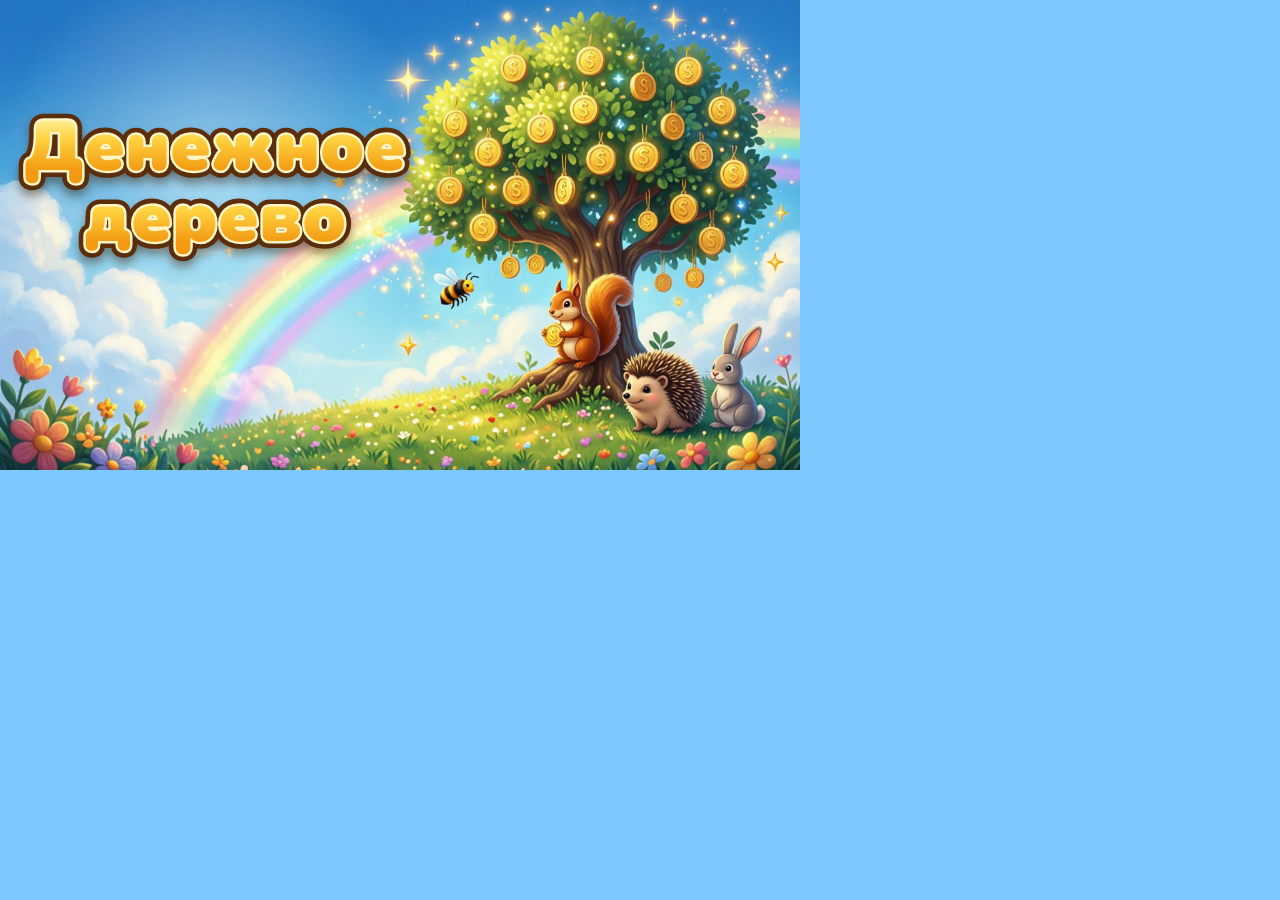
<file: tools/cover-ai.html>
<!DOCTYPE html>
<html lang="ru">
<head>
<meta charset="utf-8">
<title>Обложка</title>
<!-- Обложка 800×470 для Яндекса: картинка из нейросети (docs/promo/source/cover-ai.jpg)
     + название игры нашим шрифтом Nunito. Открывать через сервер: tools/cover-ai.html?lang=ru|en
     Снимок делает сценарий tools/scenarios/cover-ai.json -->
<style>
    @font-face { font-family: "Nunito"; font-weight: 200 1000; src: url("../fonts/nunito-cyrillic.woff2") format("woff2"); unicode-range: U+0400-045F; }
    @font-face { font-family: "Nunito"; font-weight: 200 1000; src: url("../fonts/nunito-latin.woff2") format("woff2"); unicode-range: U+0000-00FF; }
    html, body { margin: 0; background: #7cc8ff; overflow: hidden; }
    canvas { display: block; }
</style>
</head>
<body>
<canvas id="c" width="800" height="470"></canvas>
<script>
    const lang = new URLSearchParams(location.search).get('lang') === 'en' ? 'en' : 'ru';
    const LINES = lang === 'en' ? ['Money', 'Tree'] : ['Денежное', 'дерево'];
    const c = document.getElementById('c').getContext('2d');

    function title(text, x, y, size) {
        c.font = `1000 ${size}px Nunito, "Trebuchet MS", sans-serif`;
        c.textAlign = 'center';
        c.textBaseline = 'alphabetic';
        c.lineJoin = 'round';
        // тень и толстая коричневая обводка — как у логотипов казуальных игр
        c.save();
        c.shadowColor = 'rgba(60, 30, 5, 0.45)';
        c.shadowBlur = 10; c.shadowOffsetY = 6;
        c.strokeStyle = '#5a2e0c';
        c.lineWidth = size * 0.2;
        c.strokeText(text, x, y);
        c.restore();
        c.strokeStyle = '#fff6c8';
        c.lineWidth = size * 0.07;
        c.strokeText(text, x, y);
        const g = c.createLinearGradient(0, y - size * 0.8, 0, y);
        g.addColorStop(0, '#fff7b0');
        g.addColorStop(0.45, '#ffd23f');
        g.addColorStop(1, '#f39a12');
        c.fillStyle = g;
        c.fillText(text, x, y);
    }

    async function draw() {
        await document.fonts.load('1000 80px Nunito', LINES.join(' '));
        const img = new Image();
        img.src = '../docs/promo/source/cover-ai.jpg';
        await img.decode();
        // 1280×768 → 800×480, по высоте лишние 10 px срезаем поровну
        const k = 800 / img.width;
        c.drawImage(img, 0, (470 - img.height * k) / 2, 800, img.height * k);
        // мягкое светлое пятно под надписью — чтобы читалась на небе
        const glow = c.createRadialGradient(215, 190, 20, 215, 190, 230);
        glow.addColorStop(0, 'rgba(255,255,255,0.45)');
        glow.addColorStop(1, 'rgba(255,255,255,0)');
        c.fillStyle = glow;
        c.fillRect(0, 0, 460, 400);
        const size = lang === 'en' ? 96 : 70;
        title(LINES[0], 215, 170, size);
        title(LINES[1], 215, 170 + size * 1.02, size);
        document.body.dataset.ready = '1';
    }
    draw();
</script>
</body>
</html>
</file>
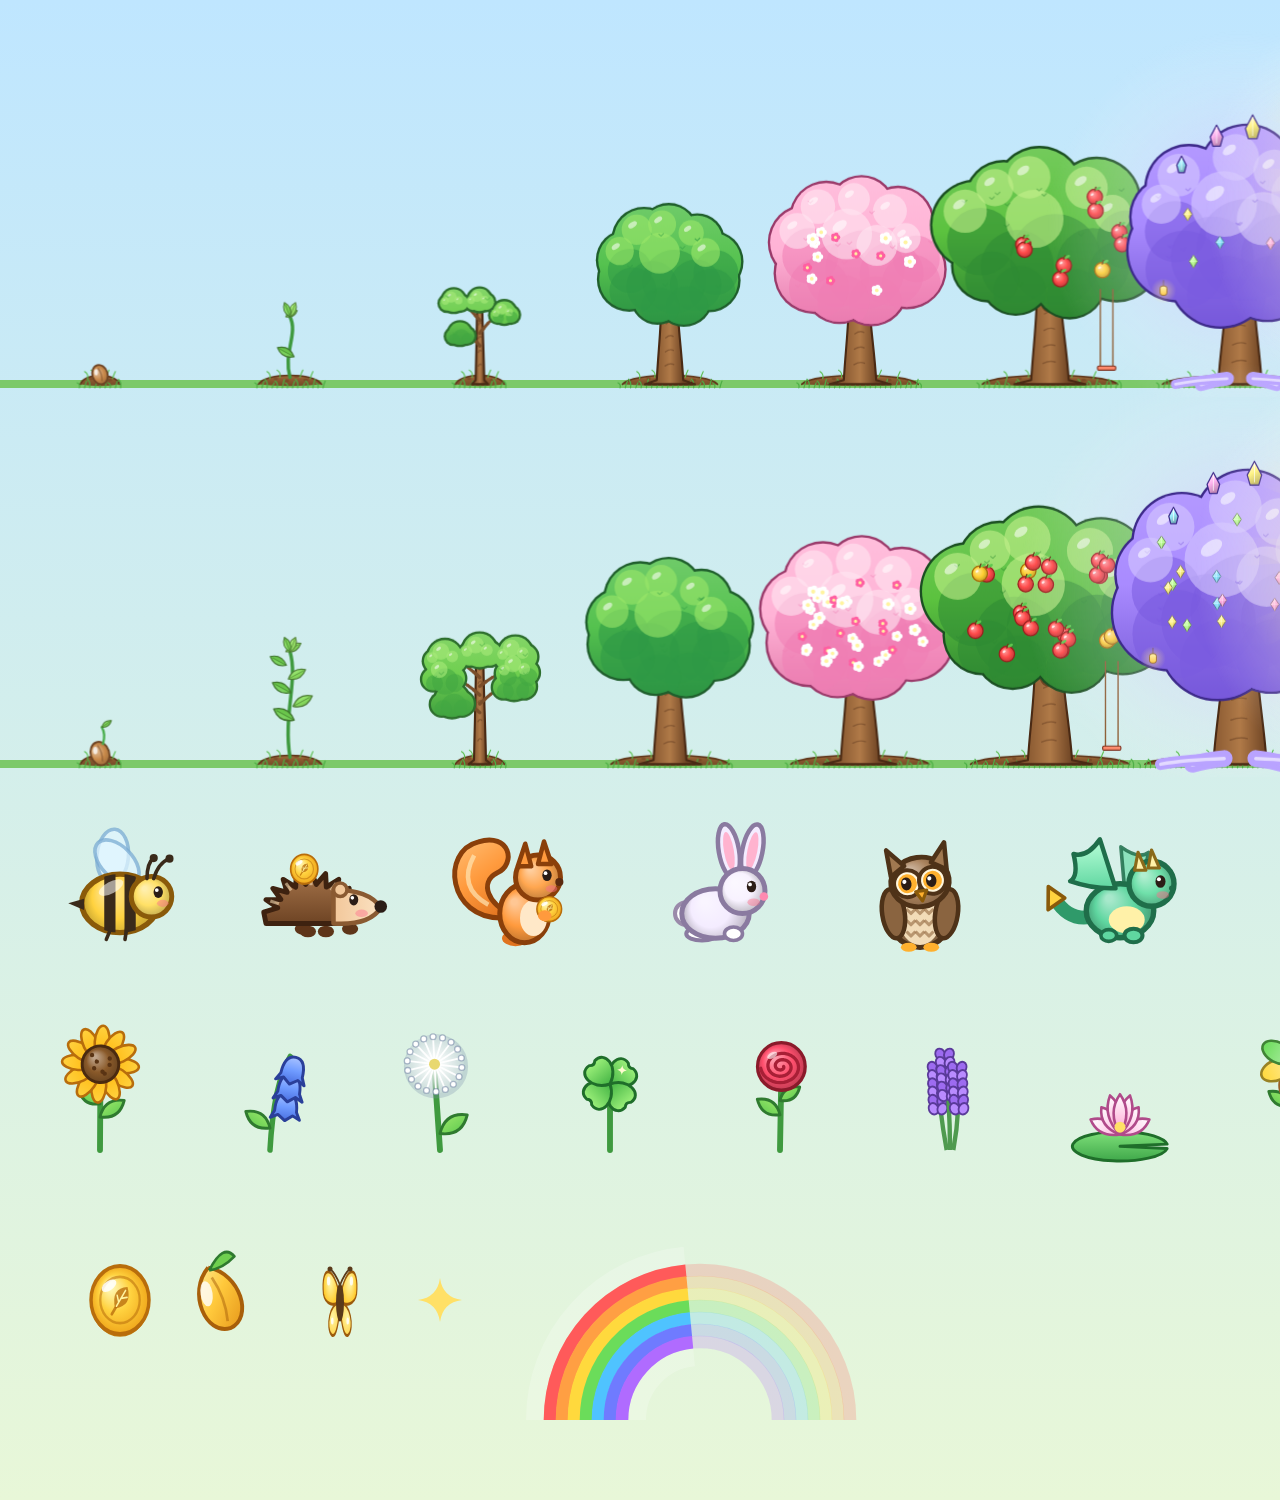
<file: tools/gallery.html>
<!DOCTYPE html>
<html lang="ru">
<head>
<meta charset="UTF-8">
<title>Галерея графики</title>
<style>
    body { margin: 0; background: linear-gradient(#bfe6ff, #e8f7d8); font-family: system-ui, sans-serif; }
    canvas { display: block; }
</style>
</head>
<body>
<!-- Страница для проверки рисунков: деревья всех стадий, зверята, цветы, мелочи -->
<canvas id="c"></canvas>
<script src="../js/core/util.js"></script>
<script src="../js/view/paint.js"></script>
<script src="../js/view/tree.js"></script>
<script src="../js/view/critters.js"></script>
<script src="../js/view/flowers.js"></script>
<script>
    const cv = document.getElementById('c');
    const W = 1600, H = 1500;
    const dpr = Math.min(2, window.devicePixelRatio || 1);
    cv.width = W * dpr; cv.height = H * dpr;
    cv.style.width = W + 'px'; cv.style.height = H + 'px';
    const ctx = cv.getContext('2d');
    const sprites = [];
    for (let s = 0; s < 8; s++) {
        sprites.push([0, 1].map(p => R.tree.makeSprite(s, p * 0.999, 0.7 * dpr)));
    }
    const critters = ['bee', 'hedgehog', 'squirrel', 'bunny', 'owl', 'dragon'];
    const flowers = ['sunflower', 'bluebell', 'dandelion', 'clover', 'rose', 'lavender', 'lotus', 'rainbowflower'];
    function frame(ms) {
        const t = ms / 1000;
        ctx.setTransform(dpr, 0, 0, dpr, 0, 0);
        ctx.clearRect(0, 0, W, H);
        ctx.fillStyle = '#7cc96a';
        ctx.fillRect(0, 380, W, 8);
        ctx.fillRect(0, 760, W, 8);
        sprites.forEach((pair, s) => {
            pair.forEach((sp, j) => {
                const x = 100 + s * 190 + (j ? 0 : 0);
                const y = j ? 760 : 380;
                ctx.drawImage(sp.canvas, x - sp.ox / dpr, y - sp.oy / dpr, sp.canvas.width / dpr, sp.canvas.height / dpr);
            });
        });
        critters.forEach((id, i) => {
            ctx.save();
            ctx.translate(120 + i * 200, 900);
            R.critters.draw(id, ctx, 90, t, i, (t % 1));
            ctx.restore();
        });
        flowers.forEach((id, i) => {
            ctx.save();
            ctx.translate(100 + i * 170, 1150);
            R.flowers.draw(id, ctx, 110, t);
            ctx.restore();
        });
        R.paint.coin(ctx, 120, 1300, 34, t * 0.5);
        R.paint.goldSeed(ctx, 220, 1300, 30);
        R.paint.butterfly(ctx, 340, 1300, 50, t * 3);
        R.paint.sparkle(ctx, 440, 1300, 22, '#ffe066');
        R.paint.rainbowArc(ctx, 700, 1420, 150, 12, (t * 0.2) % 1, 1, 0.6);
        requestAnimationFrame(frame);
    }
    const cloud = R.paint.cloudSprite(260, 3);
    requestAnimationFrame(frame);
    setTimeout(() => { ctx.drawImage(cloud, 1000, 1250); }, 100);
</script>
</body>
</html>
</file>
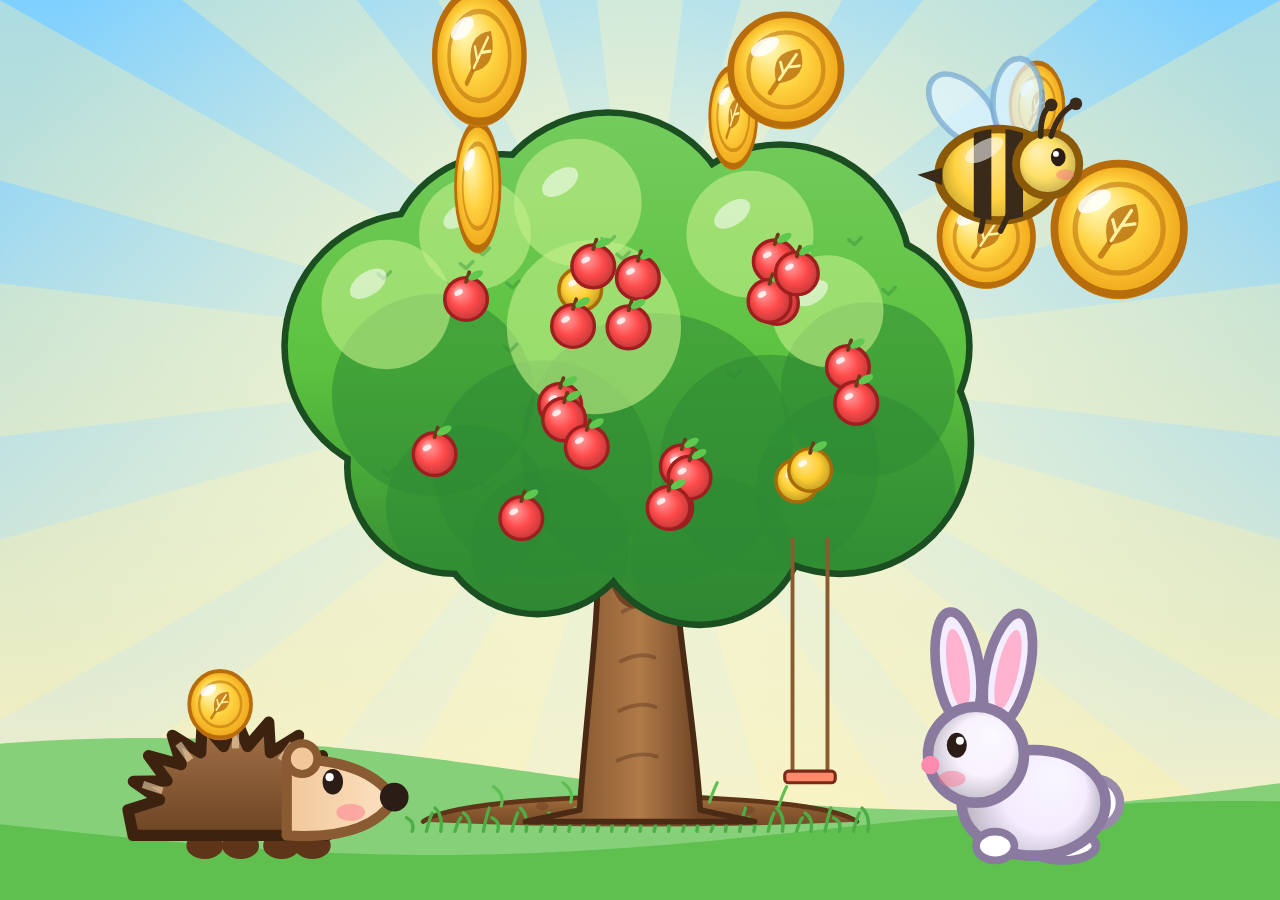
<file: tools/promo.html>
<!DOCTYPE html>
<html lang="ru">
<head>
<meta charset="UTF-8">
<title>Промо-картинки</title>
<style>
    html, body { margin: 0; overflow: hidden; background: #8fd3ff; }
    canvas { display: block; }
</style>
</head>
<body>
<!-- Иконка и обложка для Яндекс Игр. Это НЕ скриншоты игры (требование 5.6),
     а отдельные композиции из тех же рисунков. Открывать:
     promo.html?kind=icon  или  promo.html?kind=cover&lang=ru -->
<canvas id="c"></canvas>
<script src="../js/core/util.js"></script>
<script src="../js/view/paint.js"></script>
<script src="../js/view/tree.js"></script>
<script src="../js/view/critters.js"></script>
<script src="../js/view/flowers.js"></script>
<script>
    const q = new URLSearchParams(location.search);
    const kind = q.get('kind') || 'icon';
    const lang = q.get('lang') || 'ru';
    const P = R.paint, T = R.tree, C = R.critters, F = R.flowers, U = R.util;
    const W = innerWidth, H = innerHeight, dpr = devicePixelRatio || 1;
    const cv = document.getElementById('c');
    cv.width = W * dpr; cv.height = H * dpr;
    cv.style.width = W + 'px'; cv.style.height = H + 'px';
    const ctx = cv.getContext('2d');
    ctx.scale(dpr, dpr);

    function sky(top, bottom) {
        const g = ctx.createLinearGradient(0, 0, 0, H);
        g.addColorStop(0, top); g.addColorStop(1, bottom);
        ctx.fillStyle = g;
        ctx.fillRect(0, 0, W, H);
    }

    function sunburst(x, y, r, alpha) {
        ctx.save();
        ctx.translate(x, y);
        ctx.fillStyle = 'rgba(255,240,170,' + alpha + ')';
        for (let i = 0; i < 16; i++) {
            ctx.rotate(Math.PI / 8);
            ctx.beginPath();
            ctx.moveTo(0, 0);
            ctx.lineTo(r, -r * 0.12);
            ctx.lineTo(r, r * 0.12);
            ctx.fill();
        }
        const g = ctx.createRadialGradient(0, 0, 0, 0, 0, r * 0.7);
        g.addColorStop(0, 'rgba(255,250,210,0.95)');
        g.addColorStop(1, 'rgba(255,250,210,0)');
        ctx.fillStyle = g;
        P.circle(ctx, 0, 0, r * 0.7);
        ctx.fill();
        ctx.restore();
    }

    function hill(y, color, amp, phase) {
        ctx.beginPath();
        ctx.moveTo(0, H);
        for (let x = 0; x <= W + 8; x += 8) ctx.lineTo(x, y - amp * Math.sin(x / W * Math.PI * 1.6 + phase));
        ctx.lineTo(W, H);
        ctx.closePath();
        ctx.fillStyle = color;
        ctx.fill();
    }

    function drawTree(x, groundY, height, stage, p) {
        const m = T.measure(stage, p);
        const k = height / m.h;
        ctx.save();
        ctx.translate(x, groundY);
        T.draw(ctx, stage, p, k);
        ctx.restore();
        return k;
    }

    function coinRain(n, area, seed) {
        const rnd = P.rng(seed);
        for (let i = 0; i < n; i++) {
            const x = area.x + rnd() * area.w, y = area.y + rnd() * area.h;
            P.coin(ctx, x, y, area.r * (0.7 + rnd() * 0.5), rnd());
        }
    }

    function sparkles(n, seed, color) {
        const rnd = P.rng(seed);
        for (let i = 0; i < n; i++) P.sparkle(ctx, rnd() * W, rnd() * H * 0.7, 3 + rnd() * 6, color || '#ffffff');
    }

    function title(text, x, y, size) {
        ctx.save();
        ctx.font = '900 ' + size + 'px "Nunito", "Trebuchet MS", "Segoe UI", sans-serif';
        ctx.textAlign = 'center';
        ctx.textBaseline = 'middle';
        ctx.lineJoin = 'round';
        // объёмная надпись: тень, толстый коричневый контур, золотой градиент
        ctx.fillStyle = 'rgba(90,40,0,0.35)';
        ctx.fillText(text, x, y + size * 0.14);
        ctx.lineWidth = size * 0.2;
        ctx.strokeStyle = '#8a4a00';
        ctx.strokeText(text, x, y);
        const g = ctx.createLinearGradient(0, y - size / 2, 0, y + size / 2);
        g.addColorStop(0, '#fff3a0');
        g.addColorStop(0.5, '#ffd23f');
        g.addColorStop(1, '#f0a020');
        ctx.fillStyle = g;
        ctx.fillText(text, x, y);
        ctx.restore();
    }

    if (kind === 'icon') {
        // Иконка 512x512: Яблоня с монетками на солнечном фоне, без текста
        sky('#7fd0ff', '#fff3c4');
        sunburst(W / 2, H * 0.4, W * 0.75, 0.35);
        hill(H * 0.86, '#86d07a', H * 0.04, 1);
        hill(H * 0.92, '#5fbf4f', H * 0.03, 3);
        drawTree(W / 2, H * 0.9, H * 0.78, 5, 0.9);
        coinRain(7, { x: W * 0.12, y: H * 0.06, w: W * 0.76, h: H * 0.3, r: W * 0.045 }, 9);
        ctx.save(); ctx.translate(W * 0.2, H * 0.86); ctx.scale(1, 1); C.hedgehog(ctx, W * 0.16, 0.4, 1, { moving: false }); ctx.restore();
        ctx.save(); ctx.translate(W * 0.8, H * 0.86); ctx.scale(-1, 1); C.bunny(ctx, W * 0.15, 0.4, 2, {}); ctx.restore();
        ctx.save(); ctx.translate(W * 0.78, H * 0.2); C.bee(ctx, W * 0.11, 0.3, 3, {}); ctx.restore();
    } else if (kind === 'cover') {
        // Обложка 800x470: название, дерево, зверята, монетки
        sky('#6ec6ff', '#ffe7c4');
        sunburst(W * 0.72, H * 0.48, W * 0.6, 0.3);
        sparkles(18, 4, 'rgba(255,255,255,0.9)');
        P.rainbowArc(ctx, W * 0.72, H * 0.98, H * 0.75, H * 0.03, 1, 0.9, 0.3);
        hill(H * 0.84, '#9fd6a0', H * 0.05, 2);
        hill(H * 0.9, '#6cc25a', H * 0.04, 0.5);
        drawTree(W * 0.72, H * 0.92, H * 0.84, 7, 0.6);
        ctx.save(); ctx.translate(W * 0.5, H * 0.88); C.hedgehog(ctx, H * 0.13, 0.4, 1, { moving: false }); ctx.restore();
        ctx.save(); ctx.translate(W * 0.94, H * 0.88); ctx.scale(-1, 1); C.bunny(ctx, H * 0.13, 0.4, 2, {}); ctx.restore();
        ctx.save(); ctx.translate(W * 0.56, H * 0.3); C.bee(ctx, H * 0.1, 0.3, 3, {}); ctx.restore();
        ctx.save(); ctx.translate(W * 0.93, H * 0.26); ctx.scale(-1, 1); C.dragon(ctx, H * 0.13, 0.3, 4, { happy: 1 }); ctx.restore();
        [['sunflower', 0.43], ['rose', 0.06], ['bluebell', 0.12]].forEach(([id, fx]) => {
            ctx.save(); ctx.translate(W * fx, H * 0.95); F.draw(id, ctx, H * 0.17, 0.5); ctx.restore();
        });
        coinRain(9, { x: W * 0.05, y: H * 0.62, w: W * 0.36, h: H * 0.2, r: H * 0.035 }, 21);
        const name = lang === 'ru' ? ['Денежное', 'дерево'] : ['Money', 'Tree'];
        title(name[0], W * 0.27, H * 0.24, H * 0.17);
        title(name[1], W * 0.27, H * 0.43, H * 0.17);
    }
    document.title = 'ready';
</script>
</body>
</html>
</file>
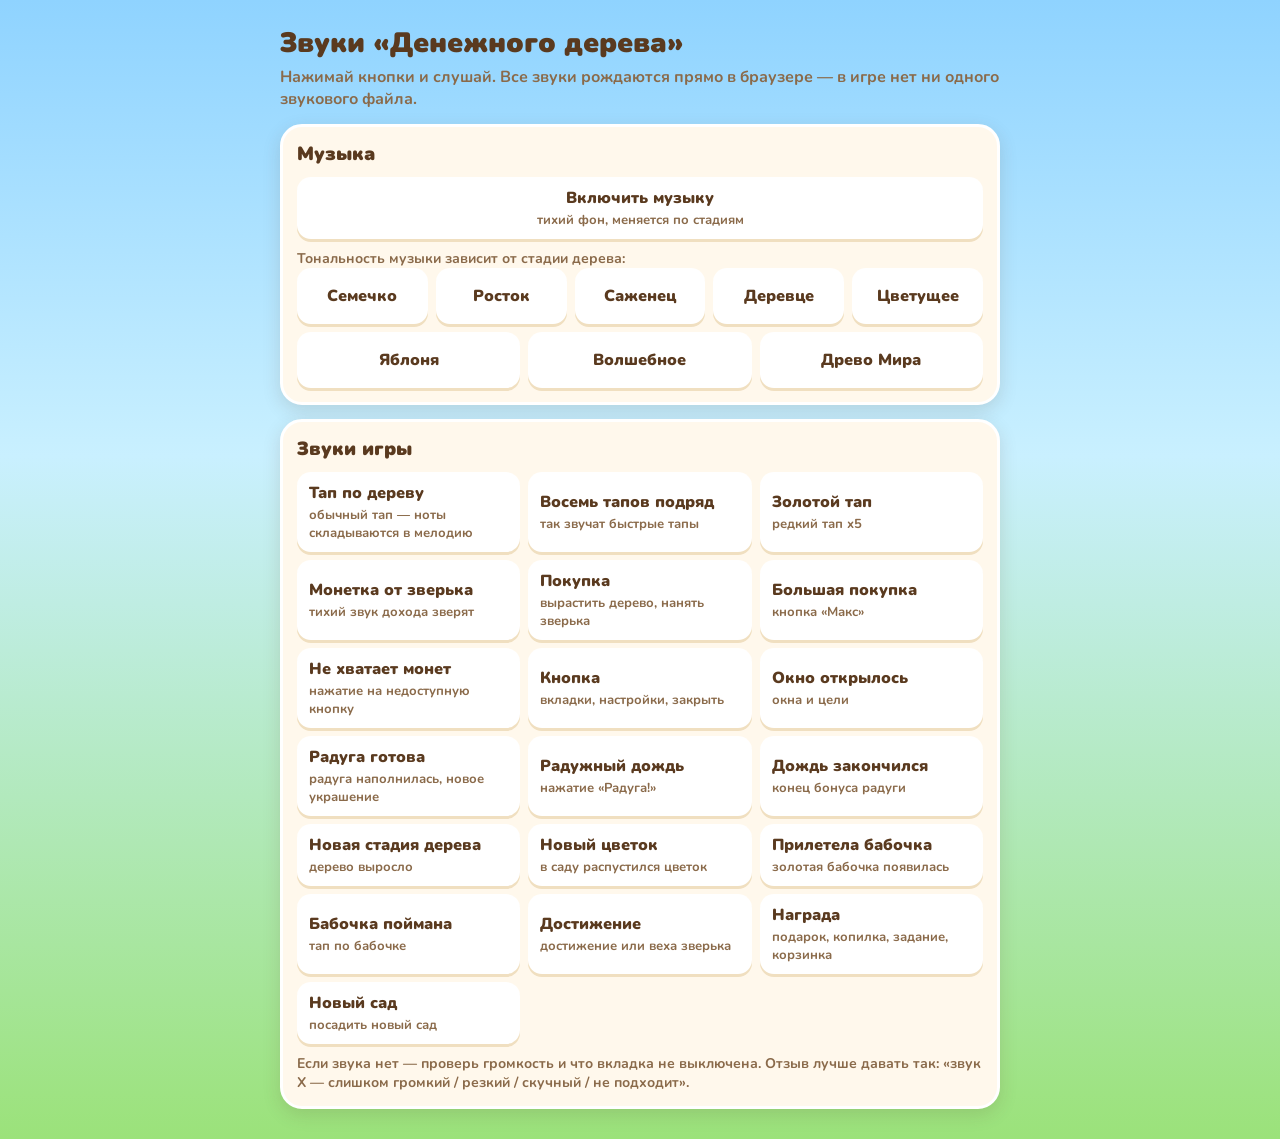
<file: tools/sounds.html>
<!DOCTYPE html>
<html lang="ru">
<head>
<meta charset="utf-8">
<meta name="viewport" content="width=device-width, initial-scale=1">
<title>Звуки игры</title>
<!-- Пульт звуков «Денежного дерева»: каждый звук игры по кнопке и музыка для каждой стадии.
     Открыть двойным кликом (или http://127.0.0.1:8934/tools/sounds.html). Звук синтезируется
     в js/core/audio.js — файлов со звуками в игре нет. -->
<style>
    @font-face { font-family: "Nunito"; font-weight: 200 1000; src: url("../fonts/nunito-cyrillic.woff2") format("woff2"); unicode-range: U+0400-045F, U+2116; }
    @font-face { font-family: "Nunito"; font-weight: 200 1000; src: url("../fonts/nunito-latin.woff2") format("woff2"); unicode-range: U+0000-00FF, U+2000-206F; }
    :root { --ink: #5a3a1f; --soft: #8a6a4a; --paper: #fff8ec; --line: #f0dfc0; --green: #5cc94a; --gold: #ffc533; }
    * { box-sizing: border-box; margin: 0; padding: 0; }
    body { font-family: "Nunito", "Trebuchet MS", system-ui, sans-serif; background: linear-gradient(#8fd3ff, #c9f0ff 40%, #9be27a); min-height: 100vh; color: var(--ink); padding: 16px; }
    main { max-width: 720px; margin: 0 auto; }
    h1 { font-size: 28px; font-weight: 1000; margin: 8px 0 4px; }
    p.lead { color: var(--soft); font-weight: 700; margin-bottom: 14px; }
    section { background: var(--paper); border: 3px solid #fff; border-radius: 22px; padding: 14px; margin-bottom: 14px; box-shadow: 0 6px 18px rgba(90, 58, 31, 0.15); }
    h2 { font-size: 19px; font-weight: 1000; margin-bottom: 10px; }
    .grid { display: grid; grid-template-columns: repeat(auto-fill, minmax(200px, 1fr)); gap: 8px; }
    button { font: inherit; border: 0; cursor: pointer; text-align: left; border-radius: 14px; padding: 10px 12px; background: #fff; box-shadow: 0 3px 0 var(--line); color: var(--ink); min-height: 56px; }
    button:active { transform: translateY(2px); box-shadow: 0 1px 0 var(--line); }
    button b { display: block; font-weight: 900; font-size: 16px; }
    button span { display: block; font-size: 13px; color: var(--soft); font-weight: 700; margin-top: 2px; }
    button.on { background: #e4f8d8; box-shadow: 0 3px 0 #b6e29e; }
    .row { display: flex; flex-wrap: wrap; gap: 8px; }
    .row button { flex: 1 1 130px; text-align: center; }
    .note { font-size: 14px; color: var(--soft); font-weight: 700; margin-top: 10px; }
</style>
</head>
<body>
<main>
    <h1>Звуки «Денежного дерева»</h1>
    <p class="lead">Нажимай кнопки и слушай. Все звуки рождаются прямо в браузере — в игре нет ни одного звукового файла.</p>

    <section>
        <h2>Музыка</h2>
        <div class="row">
            <button id="music"><b>Включить музыку</b><span>тихий фон, меняется по стадиям</span></button>
        </div>
        <p class="note">Тональность музыки зависит от стадии дерева:</p>
        <div class="row" id="eras"></div>
    </section>

    <section>
        <h2>Звуки игры</h2>
        <div class="grid" id="sfx"></div>
        <p class="note">Если звука нет — проверь громкость и что вкладка не выключена. Отзыв лучше давать так: «звук X — слишком громкий / резкий / скучный / не подходит».</p>
    </section>
</main>

<script src="../js/core/util.js"></script>
<script src="../js/core/audio.js"></script>
<script>
    const A = R.audio;
    A.musicOn = false;

    const SFX = [
        ['tap', 'Тап по дереву', 'обычный тап — ноты складываются в мелодию', () => A.tap(false)],
        ['tap8', 'Восемь тапов подряд', 'так звучат быстрые тапы', () => { for (let i = 0; i < 8; i++) setTimeout(() => A.tap(false), i * 130); }],
        ['crit', 'Золотой тап', 'редкий тап x5', () => A.tap(true)],
        ['autoTap', 'Монетка от зверька', 'тихий звук дохода зверят', () => A.autoTap()],
        ['buy', 'Покупка', 'вырастить дерево, нанять зверька', () => A.buy()],
        ['buyBig', 'Большая покупка', 'кнопка «Макс»', () => A.buyBig()],
        ['deny', 'Не хватает монет', 'нажатие на недоступную кнопку', () => A.deny()],
        ['click', 'Кнопка', 'вкладки, настройки, закрыть', () => A.click()],
        ['open', 'Окно открылось', 'окна и цели', () => A.open()],
        ['ready', 'Радуга готова', 'радуга наполнилась, новое украшение', () => A.ready()],
        ['release', 'Радужный дождь', 'нажатие «Радуга!»', () => A.release()],
        ['buffEnd', 'Дождь закончился', 'конец бонуса радуги', () => A.buffEnd()],
        ['era', 'Новая стадия дерева', 'дерево выросло', () => A.era()],
        ['freq', 'Новый цветок', 'в саду распустился цветок', () => A.freq()],
        ['cometAppear', 'Прилетела бабочка', 'золотая бабочка появилась', () => A.cometAppear()],
        ['cometCatch', 'Бабочка поймана', 'тап по бабочке', () => A.cometCatch()],
        ['achievement', 'Достижение', 'достижение или веха зверька', () => A.achievement()],
        ['reward', 'Награда', 'подарок, копилка, задание, корзинка', () => A.reward()],
        ['prestige', 'Новый сад', 'посадить новый сад', () => A.prestige()]
    ];
    const STAGES = ['Семечко', 'Росток', 'Саженец', 'Деревце', 'Цветущее', 'Яблоня', 'Волшебное', 'Древо Мира'];

    const sfx = document.getElementById('sfx');
    SFX.forEach(([id, name, hint, fn]) => {
        const b = document.createElement('button');
        b.innerHTML = `<b>${name}</b><span>${hint}</span>`;
        b.onclick = () => { A.unlock(); fn(); };
        sfx.appendChild(b);
    });

    const eras = document.getElementById('eras');
    STAGES.forEach((name, i) => {
        const b = document.createElement('button');
        b.innerHTML = `<b>${name}</b>`;
        b.onclick = () => {
            A.unlock();
            A.setEra(i);
            eras.querySelectorAll('button').forEach(x => x.classList.toggle('on', x === b));
            if (!A.musicOn) toggleMusic();
        };
        eras.appendChild(b);
    });

    const musicBtn = document.getElementById('music');
    function toggleMusic() {
        A.unlock();
        A.setMusic(!A.musicOn);
        musicBtn.classList.toggle('on', A.musicOn);
        musicBtn.querySelector('b').textContent = A.musicOn ? 'Выключить музыку' : 'Включить музыку';
    }
    musicBtn.onclick = toggleMusic;
</script>
</body>
</html>
</file>
